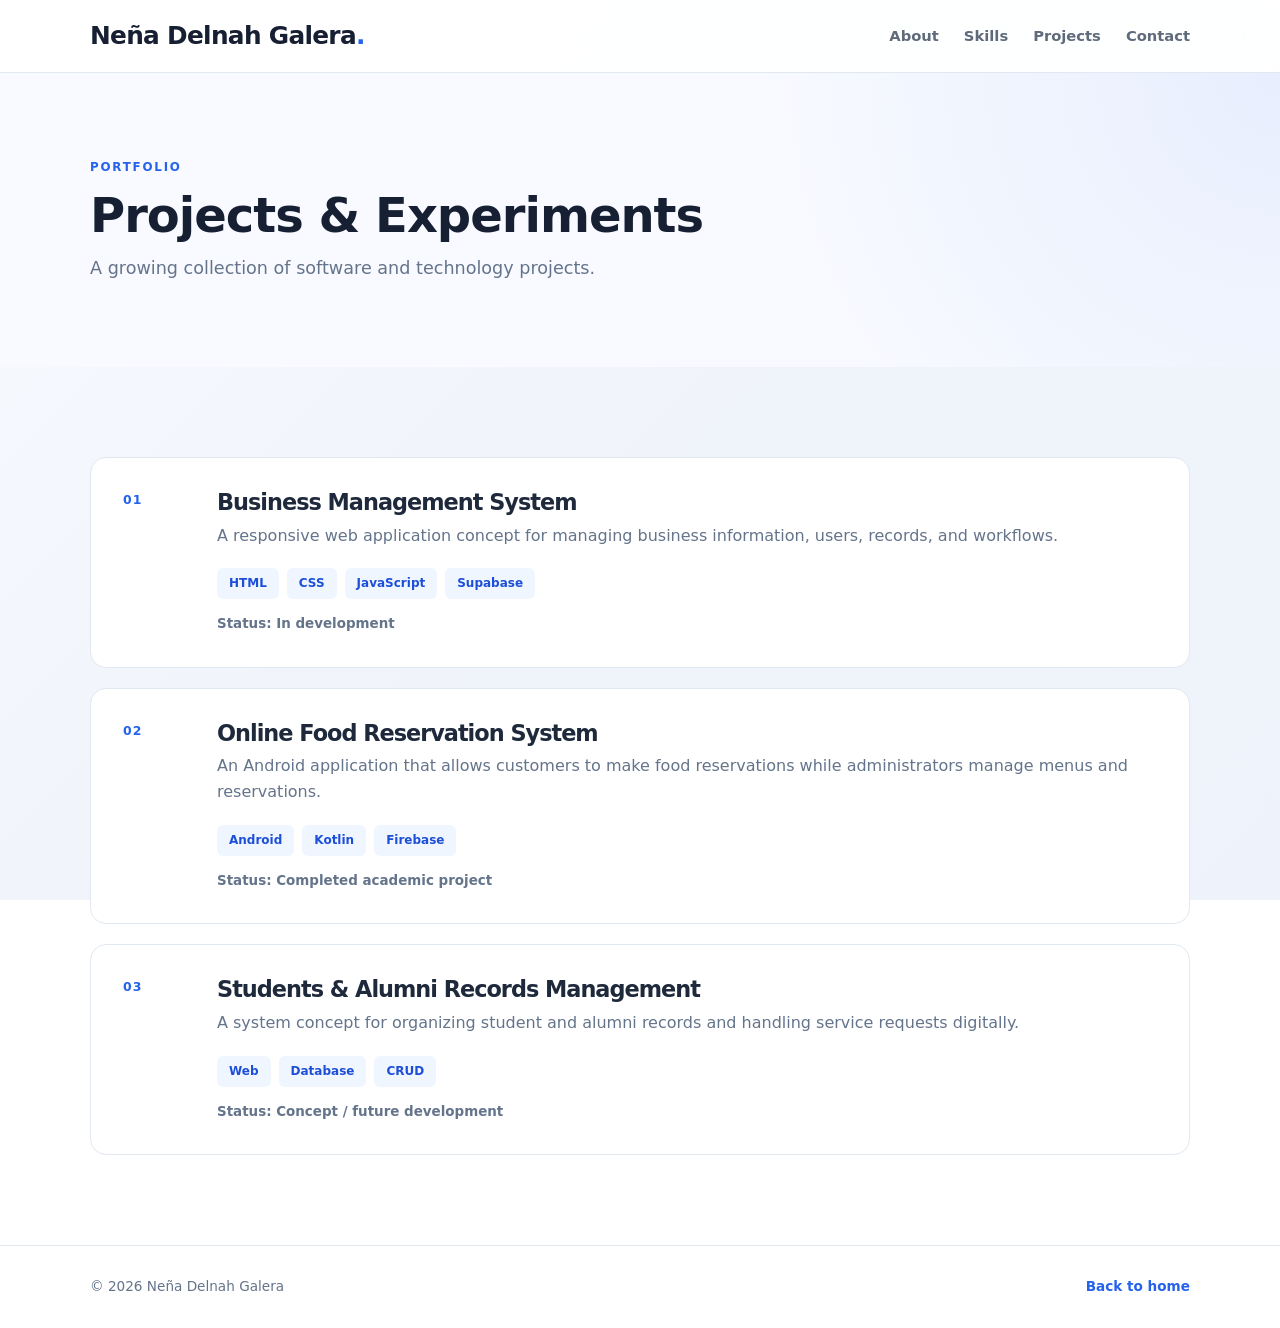
<file: project.html>
<html lang="en">

<head>

  <meta charset="UTF-8">

  <meta name="viewport" content="width=device-width, initial-scale=1.0">

  <meta

    name="description"

    content="Projects and experiments by Neña Delnah Galera, Computer Science student and developer."

  >

  <meta name="author" content="Neña Delnah Galera">

  <title>Projects | Neña Delnah Galera</title>

  <link rel="stylesheet" href="style.css">

</head>

<body>

  <!-- ================= HEADER ================= -->

  <header class="site-header">

    <nav class="nav container">

      <a

        class="brand"

        href="index.html"

        aria-label="Neña Delnah Galera home"

      >

        Neña Delnah Galera<span>.</span>

      </a>

      <!-- Desktop Navigation -->

      <div class="nav-links" id="navLinks">

        <a href="index.html#about">About</a>

        <a href="index.html#skills">Skills</a>

        <a href="index.html#projects">Projects</a>

        <a href="index.html#contact">Contact</a>

      </div>

      <!-- Mobile Menu Button -->

      <button

        class="menu-toggle"

        type="button"

        aria-label="Open navigation menu"

        aria-expanded="false"

        aria-controls="navLinks"

      >

        ☰

      </button>

    </nav>

  </header>

  <main>

    <!-- ================= PAGE HERO ================= -->

    <section class="page-hero">

      <div class="container">

        <p class="eyebrow">

          PORTFOLIO

        </p>

        <h1>

          Projects & Experiments

        </h1>

        <p>

          A growing collection of software and technology projects.

        </p>

      </div>

    </section>

    <!-- ================= PROJECT LIST ================= -->

    <section class="section">

      <div class="container project-list">

        <!-- Project 01 -->

        <article class="project-detail">

          <div class="project-number">

            01

          </div>

          <div>

            <h2>

              Business Management System

            </h2>

            <p>

              A responsive web application concept for managing

              business information, users, records, and workflows.

            </p>

            <div class="tags">

              <span>HTML</span>

              <span>CSS</span>

              <span>JavaScript</span>

              <span>Supabase</span>

            </div>

            <p class="project-status">

              Status: In development

            </p>

          </div>

        </article>

        <!-- Project 02 -->

        <article class="project-detail">

          <div class="project-number">

            02

          </div>

          <div>

            <h2>

              Online Food Reservation System

            </h2>

            <p>

              An Android application that allows customers to make

              food reservations while administrators manage menus

              and reservations.

            </p>

            <div class="tags">

              <span>Android</span>

              <span>Kotlin</span>

              <span>Firebase</span>

            </div>

            <p class="project-status">

              Status: Completed academic project

            </p>

          </div>

        </article>

        <!-- Project 03 -->

        <article class="project-detail">

          <div class="project-number">

            03

          </div>

          <div>

            <h2>

              Students & Alumni Records Management

            </h2>

            <p>

              A system concept for organizing student and alumni

              records and handling service requests digitally.

            </p>

            <div class="tags">

              <span>Web</span>

              <span>Database</span>

              <span>CRUD</span>

            </div>

            <p class="project-status">

              Status: Concept / future development

            </p>

          </div>

        </article>

      </div>

    </section>

  </main>

  <!-- ================= FOOTER ================= -->

  <footer class="footer">

    <div class="container footer-inner">

      <span>

        © <span id="year"></span> Neña Delnah Galera

      </span>

      <a href="index.html">

        Back to home

      </a>

    </div>

  </footer>

  <script src="script.js"></script>

</body>

</html>
</file>
<file: style.css>
/* =========================================================
   RESET
========================================================= */
* {
  margin: 0;
  padding: 0;
  box-sizing: border-box;
}

/* =========================================================
   BASE — Professional Background Upgrade
========================================================= */
html {
  scroll-behavior: smooth;
  scroll-padding-top: 90px;
}

body {
  font-family:
    Inter,
    ui-sans-serif,
    system-ui,
    -apple-system,
    BlinkMacSystemFont,
    "Segoe UI",
    sans-serif;
  color: #172033;
  /* Professional subtle gradient background */
  background:
    linear-gradient(135deg, #f8faff 0%, #f0f4fa 50%, #eef2fa 100%);
  background-attachment: fixed;
  min-height: 100vh;
  line-height: 1.6;
}

a {
  color: inherit;
  text-decoration: none;
}

button,
input,
textarea {
  font: inherit;
}

button {
  cursor: pointer;
}

.container {
  width: min(1100px, 92%);
  margin: 0 auto;
}

/* =========================================================
   HEADER / NAVIGATION
========================================================= */
.site-header {
  background: rgba(255, 255, 255, 0.92);
  backdrop-filter: blur(14px);
  -webkit-backdrop-filter: blur(14px);
  border-bottom: 1px solid #e2e8f0;
  position: sticky;
  top: 0;
  z-index: 100;
}

.nav {
  min-height: 72px;
  display: flex;
  align-items: center;
  justify-content: space-between;
  gap: 20px;
  position: relative;
}

.brand {
  text-decoration: none;
  font-size: 1.55rem;
  font-weight: 800;
  letter-spacing: -0.7px;
  white-space: nowrap;
}

.brand span {
  color: #2563eb;
}

/* Desktop Navigation */
.nav-links {
  display: flex;
  align-items: center;
  gap: 25px;
  list-style: none;
}

.nav-links a {
  color: #5f6b7a;
  font-size: 0.92rem;
  font-weight: 600;
  transition: color 0.2s ease;
}

.nav-links a:hover {
  color: #2563eb;
}

/* Mobile Menu Button */
.menu-toggle {
  display: none;
  border: 0;
  background: transparent;
  color: #172033;
  font-size: 1.6rem;
  line-height: 1;
  padding: 8px;
  border-radius: 8px;
}

.menu-toggle:hover {
  background: #f1f5f9;
}

/* =========================================================
   HERO
========================================================= */
.hero {
  padding: 110px 0 90px;
  background:
    radial-gradient(circle at 80% 20%, rgba(37, 99, 235, 0.10), transparent 35%),
    linear-gradient(180deg, #ffffff 0%, #f8faff 100%);
}

.hero-grid {
  display: grid;
  grid-template-columns: 1.3fr 0.7fr;
  gap: 70px;
  align-items: center;
}

.eyebrow {
  color: #2563eb;
  font-size: 0.74rem;
  font-weight: 800;
  letter-spacing: 1.8px;
  text-transform: uppercase;
  margin-bottom: 12px;
}

.hero h1 {
  font-size: clamp(2.8rem, 7vw, 5.2rem);
  line-height: 1.02;
  letter-spacing: -2px;
  max-width: 800px;
}

.hero h1 span {
  color: #2563eb;
}

.hero-text {
  max-width: 650px;
  color: #64748b;
  font-size: 1.12rem;
  margin: 25px 0 30px;
}

/* =========================================================
   BUTTONS
========================================================= */
.hero-actions {
  display: flex;
  gap: 12px;
  flex-wrap: wrap;
}

.btn {
  display: inline-flex;
  justify-content: center;
  align-items: center;
  text-decoration: none;
  border: 0;
  border-radius: 10px;
  padding: 13px 22px;
  font-weight: 700;
  cursor: pointer;
  transition:
    transform 0.2s ease,
    background 0.2s ease,
    box-shadow 0.25s ease;
}

.btn:hover {
  transform: translateY(-2px);
}

.primary {
  background: #2563eb;
  color: #ffffff;
  box-shadow: 0 8px 22px rgba(37, 99, 235, 0.18);
}

.primary:hover {
  background: #1d4ed8;
  box-shadow: 0 10px 26px rgba(29, 78, 216, 0.25);
}

.outline {
  border: 1px solid #cbd5e1;
  background: #ffffff;
  color: #1e293b;
}

.outline:hover {
  background: #f8fafc;
  border-color: #2563eb;
  color: #2563eb;
}

/* =========================================================
   HERO CARD
========================================================= */
.hero-card {
  background: #ffffff;
  border: 1px solid #e2e8f0;
  border-radius: 20px;
  padding: 34px;
  box-shadow: 0 25px 60px rgba(15, 23, 42, 0.08);
  transition: transform 0.3s ease;
}

.hero-card:hover {
  transform: translateY(-5px);
}

.avatar {
  width: 120px;
  height: 120px;
  border-radius: 50%;
  overflow: hidden;
  margin: 0 auto 20px;
  border: 3px solid #eff6ff;
}

.avatar img {
  width: 100%;
  height: 100%;
  object-fit: cover;
  display: block;
}

.hero-card h2 {
  font-size: 1.35rem;
  margin-bottom: 5px;
  text-align: center;
}

.hero-card p {
  color: #6b7280;
  text-align: center;
}

.status {
  margin-top: 25px;
  padding: 10px 14px;
  border-radius: 8px;
  background: #f0fdf4;
  color: #166534;
  font-size: 0.84rem;
  display: flex;
  align-items: center;
  justify-content: center;
  gap: 8px;
}

.status-dot {
  width: 8px;
  height: 8px;
  border-radius: 50%;
  background: #16a34a;
  animation: pulse 2s infinite;
}

@keyframes pulse {
  0%, 100% { opacity: 1; }
  50% { opacity: 0.4; }
}

/* =========================================================
   SECTIONS
========================================================= */
.section {
  padding: 90px 0;
}

.section-muted {
  background: rgba(248, 250, 252, 0.7);
}

.section h2 {
  font-size: clamp(2rem, 4vw, 3rem);
  line-height: 1.1;
  letter-spacing: -1px;
}

.page-hero {
  padding: 85px 0;
  background:
    radial-gradient(circle at top right, rgba(37, 99, 235, 0.08), transparent 40%),
    #f8faff;
}

.page-hero h1 {
  font-size: clamp(2rem, 4vw, 3rem);
  line-height: 1.1;
  letter-spacing: -1px;
}

.page-hero p:last-child {
  color: #64748b;
  margin-top: 12px;
  font-size: 1.1rem;
}

/* =========================================================
   ABOUT
========================================================= */
.two-col {
  display: grid;
  grid-template-columns: 0.8fr 1.2fr;
  gap: 80px;
  align-items: start;
}

.about-text p {
  color: #64748b;
  margin-bottom: 15px;
  font-size: 1.05rem;
}

/* =========================================================
   SKILLS
========================================================= */
.skill-grid {
  display: grid;
  grid-template-columns: repeat(4, 1fr);
  gap: 18px;
  margin-top: 32px;
}

.skill-card {
  padding: 24px;
  background: #ffffff;
  border: 1px solid #e2e8f0;
  border-radius: 14px;
  transition:
    transform 0.25s ease,
    box-shadow 0.25s ease,
    border-color 0.25s ease;
}

.skill-card:hover {
  transform: translateY(-4px);
  border-color: #bfdbfe;
  box-shadow: 0 15px 30px rgba(37, 99, 235, 0.08);
}

.skill-card strong {
  display: block;
  font-size: 1.05rem;
  color: #1e293b;
}

.skill-card span {
  color: #94a3b8;
  font-size: 0.84rem;
  margin-top: 4px;
  display: inline-block;
}

/* =========================================================
   PROJECTS
========================================================= */
.section-head {
  display: flex;
  justify-content: space-between;
  align-items: flex-end;
  gap: 25px;
  margin-bottom: 35px;
  flex-wrap: wrap;
}

.text-link {
  color: #2563eb;
  font-weight: 700;
  transition: all 0.2s ease;
}

.text-link:hover {
  text-decoration: underline;
  color: #1d4ed8;
}

.project-grid {
  display: grid;
  grid-template-columns: repeat(3, 1fr);
  gap: 24px;
}

.project-card {
  border: 1px solid #e2e8f0;
  border-radius: 16px;
  padding: 28px;
  background: #ffffff;
  transition:
    transform 0.25s ease,
    box-shadow 0.25s ease;
}

.project-card:hover {
  transform: translateY(-5px);
  box-shadow: 0 20px 40px rgba(15, 23, 42, 0.08);
  border-color: #cbd5f8;
}

.project-number {
  color: #2563eb;
  font-weight: 800;
  font-size: 0.78rem;
  letter-spacing: 1px;
  text-transform: uppercase;
  margin-bottom: 16px;
}

.project-card h3 {
  font-size: 1.2rem;
  margin-bottom: 10px;
  color: #1e293b;
}

.project-card p {
  color: #64748b;
  font-size: 0.95rem;
  line-height: 1.5;
}

/* =========================================================
   TAGS
========================================================= */
.tags {
  display: flex;
  flex-wrap: wrap;
  gap: 8px;
  margin-top: 20px;
}

.tags span {
  font-size: 0.75rem;
  padding: 6px 12px;
  background: #eff6ff;
  border-radius: 6px;
  color: #1d4ed8;
  font-weight: 600;
}

/* =========================================================
   PROJECT LIST (Projects Page)
========================================================= */
.project-list {
  display: grid;
  gap: 20px;
}

.project-detail {
  display: grid;
  grid-template-columns: 70px 1fr;
  gap: 24px;
  padding: 32px;
  border: 1px solid #e2e8f0;
  border-radius: 16px;
  background: #ffffff;
  transition: all 0.25s ease;
}

.project-detail:hover {
  border-color: #bfdbfe;
  box-shadow: 0 10px 25px rgba(37, 99, 235, 0.06);
}

.project-detail h2 {
  font-size: 1.4rem;
  margin-bottom: 8px;
  color: #1e293b;
}

.project-detail p {
  color: #64748b;
}

.project-status {
  font-size: 0.84rem;
  margin-top: 14px;
  font-weight: 700;
  color: #16a34a;
}

/* =========================================================
   CONTACT
========================================================= */
.contact-section {
  background: linear-gradient(135deg, #1e293b 0%, #0f172a 100%);
  color: #ffffff;
}

.contact-card {
  display: flex;
  justify-content: space-between;
  align-items: center;
  gap: 40px;
  flex-wrap: wrap;
}

.contact-section .eyebrow {
  color: #93c5fd;
}

.contact-card p:not(.eyebrow) {
  color: #cbd5e1;
  margin-top: 12px;
  max-width: 650px;
  font-size: 1.05rem;
}

/* =========================================================
   FOOTER
========================================================= */
.footer {
  border-top: 1px solid #e2e8f0;
  padding: 30px 0;
  color: #64748b;
  font-size: 0.85rem;
  background: rgba(255, 255, 255, 0.6);
}

.footer-inner {
  display: flex;
  justify-content: space-between;
  align-items: center;
  gap: 20px;
  flex-wrap: wrap;
}

.footer a {
  color: #2563eb;
  font-weight: 600;
}

.footer a:hover {
  text-decoration: underline;
}

/* =========================================================
   ACCESSIBILITY
========================================================= */
button:focus-visible,
a:focus-visible {
  outline: 3px solid rgba(37, 99, 235, 0.25);
  outline-offset: 3px;
  border-radius: 4px;
}

/* =========================================================
   RESPONSIVE — Tablet
========================================================= */
@media (max-width: 900px) {
  .hero-grid {
    grid-template-columns: 1fr;
    gap: 50px;
  }

  .hero-card {
    max-width: 500px;
    margin: 0 auto;
  }

  .two-col {
    grid-template-columns: 1fr;
    gap: 50px;
  }

  .skill-grid {
    grid-template-columns: repeat(2, 1fr);
  }

  .project-grid {
    grid-template-columns: repeat(2, 1fr);
  }
}

/* =========================================================
   RESPONSIVE — Mobile Navigation
========================================================= */
@media (max-width: 800px) {
  .nav {
    min-height: 68px;
  }

  .menu-toggle {
    display: block;
  }

  .nav-links {
    display: none;
    position: absolute;
    top: 68px;
    left: 0;
    right: 0;
    flex-direction: column;
    align-items: stretch;
    gap: 0;
    background: #ffffff;
    border-bottom: 1px solid #e5e7eb;
    box-shadow: 0 12px 25px rgba(15, 23, 42, 0.08);
    padding: 10px 4%;
  }

  .nav-links.open {
    display: flex;
  }

  .nav-links a {
    padding: 14px 0;
    border-bottom: 1px solid #f1f5f9;
  }

  .nav-links a:last-child {
    border-bottom: none;
  }

  .contact-card {
    flex-direction: column;
    align-items: flex-start;
  }

  .section-head {
    align-items: flex-start;
    flex-direction: column;
  }
}

/* =========================================================
   RESPONSIVE — Small Tablets / Large Phones
========================================================= */
@media (max-width: 650px) {
  .hero {
    padding: 80px 0 65px;
  }

  .hero h1 {
    letter-spacing: -1px;
  }

  .hero-card {
    padding: 28px;
  }

  .section {
    padding: 70px 0;
  }

  .project-grid {
    grid-template-columns: 1fr;
  }

  .project-detail {
    grid-template-columns: 1fr;
    gap: 10px;
  }
}

/* =========================================================
   RESPONSIVE — Small Phones
========================================================= */
@media (max-width: 520px) {
  .container {
    width: 92%;
  }

  .hero {
    padding: 70px 0 55px;
  }

  .hero h1 {
    font-size: clamp(2.3rem, 12vw, 3.2rem);
    letter-spacing: -1px;
  }

  .hero-text {
    font-size: 1rem;
  }

  .hero-actions {
    flex-direction: column;
  }

  .btn {
    width: 100%;
  }

  .skill-grid {
    grid-template-columns: 1fr;
  }

  .section {
    padding: 60px 0;
  }

  .section h2,
  .page-hero h1 {
    font-size: 1.8rem;
  }

  .project-card,
  .project-detail {
    padding: 24px;
  }

  .footer-inner {
    flex-direction: column;
    align-items: flex-start;
  }

  .page-hero {
    padding: 55px 0;
  }
}

/* =========================================================
   RESPONSIVE — Very Small Phones
========================================================= */
@media (max-width: 360px) {
  .brand {
    font-size: 1.35rem;
  }

  .hero h1 {
    font-size: 2.1rem;
  }

  .hero-card {
    padding: 20px;
  }

  .avatar {
    width: 90px;
    height: 90px;
  }
}
</file>
